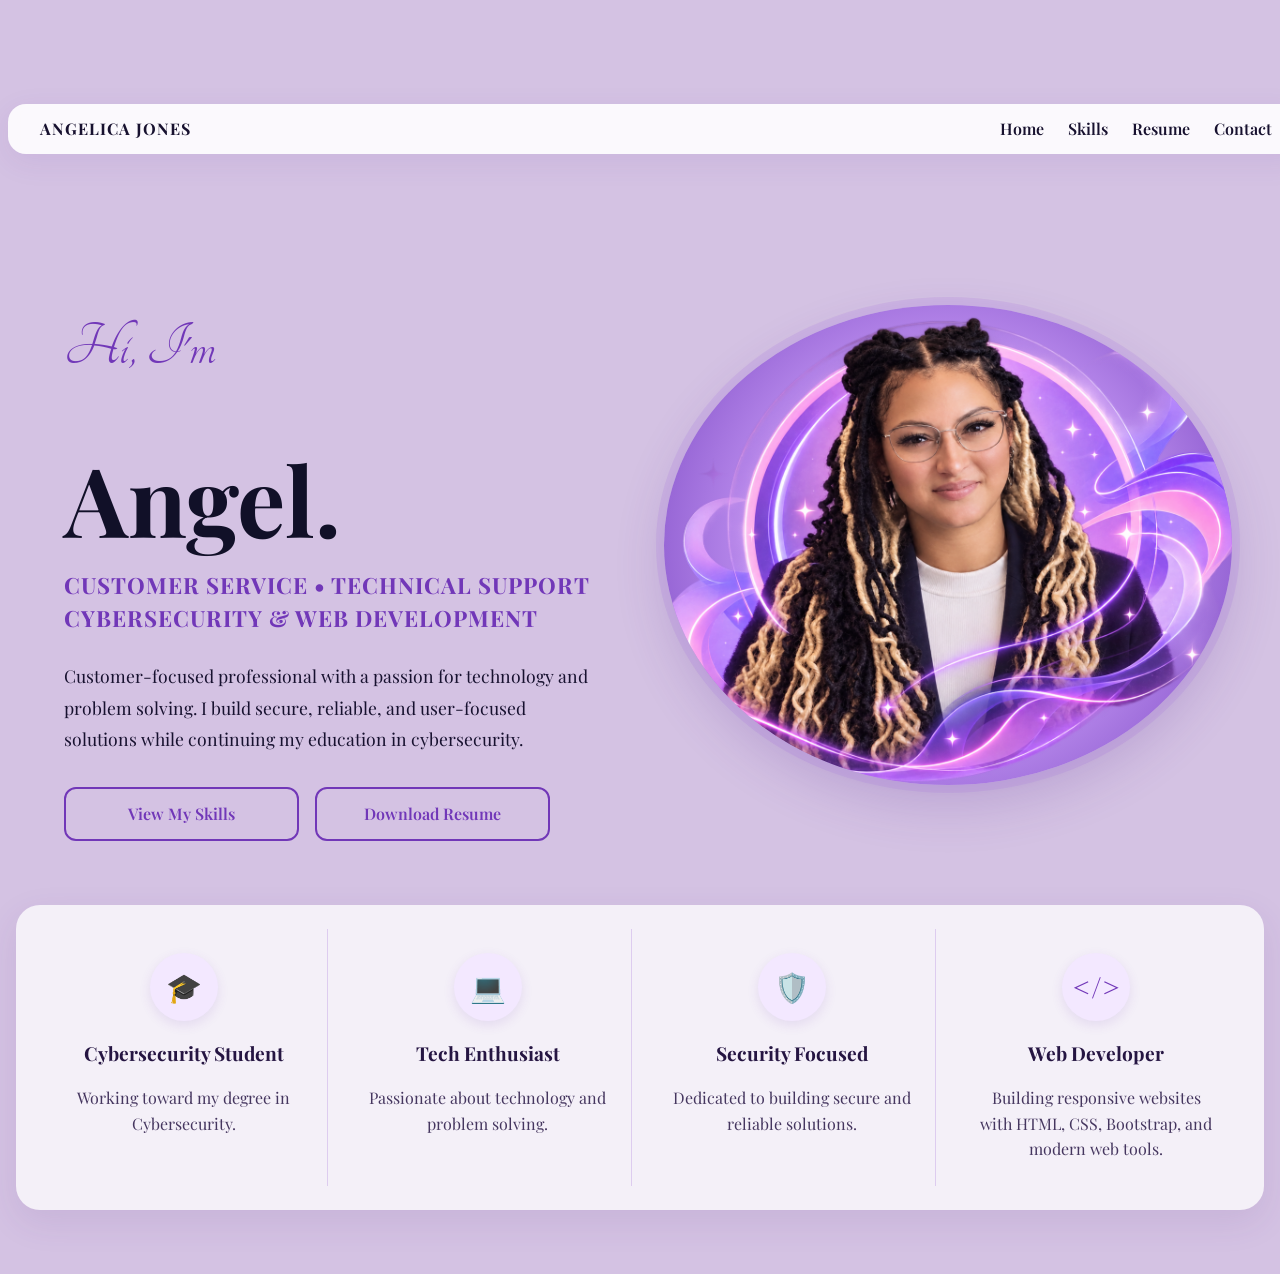
<file: index.html>
<!doctype html>
<html lang="en">
<head>
    <meta charset="utf-8">
    <meta name="viewport" content="width=device-width, initial-scale=1, shrink-to-fit=no">
    <meta name="description" content="">
    <meta name="author" content="">
    <title>ANGEL | Home</title>
    <!--Edited 8/10/2026-->
    
    <!-- Bootstrap Core CSS -- !>
    <link href="https://cdn.jsdelivr.net/npm/bootstrap@5.3.2/dist/css/bootstrap.min.css" rel="stylesheet">
    <link rel="stylesheet" href="https://cdn.jsdelivr.net/npm/bootstrap-icons@1.11.3/font/bootstrap-icons.min.css">

    <! -- Custom styles for this template -->
    <link href="CSS/styles.css" rel="stylesheet">
</head>
<body>
<nav class="navbar navbar-expand-md navbar-dark bg-dark fixed-top">
    <a class="navbar-brand" href="index.html">ANGELICA JONES</a>
<button class="navbar-toggler" type="button"
        data-bs-toggle="collapse"
        data-bs-target="#navbarsExampleDefault"
        aria-controls="navbarsExampleDefault"
        aria-expanded="false"
        aria-label="Toggle navigation">
    <span class="navbar-toggler-icon"></span>
</button>

    <!--Updated main title bar 2026-08-10-->
    <div class="collapse navbar-collapse" id="navbarsExampleDefault">
        
        <ul class="navbar-nav mr-auto">
            <li class="nav-item active">
                <a class="nav-link" href="index.html">Home</a>
            
            <li class="nav-item">
                <a class="nav-link" href="skills.html">Skills</a>
            </li>
        
            <li class="nav-item">
                <a class="nav-link" href="resume.html">Resume</a>
            </li>

            <li class="nav-item">
                <a class="nav-link" href="contact.html">Contact</a>
            </li>
        </ul>
    </div>
</nav>
<main>

    <!-- Main hero introduces me and directs visitors to my skills and resume. -->
    <section class="hero">

        <div class="hero-text">

            <p class="hero-intro">Hi, I'm</p>

            <h1>Angel.</h1>

            <h2>
                Customer Service • Technical Support<br>
                Cybersecurity &amp; Web Development
            </h2>

            <p class="hero-description">
                Customer-focused professional with a passion for technology
                and problem solving. I build secure, reliable, and user-focused
                solutions while continuing my education in cybersecurity.
            </p>

            <div class="hero-buttons">

                <a class="btn btn-primary" href="skills.html">
                    View My Skills
                </a>

                <a class="btn btn-outline-primary" href="resume.html">
                    Download Resume
                </a>

            </div>

        </div>

        <div class="hero-photo">
            <img src="IMAGES/angel-hero.png?v=2"
                 alt="Portrait of Angelica Jones">
        </div>
    </section>
<section class="quick-facts">

    <article class="fact-card">
        <div class="fact-icon">
            <span class="fact-symbol">🎓</span>
        </div>
        <h3>Cybersecurity Student</h3>
        <p>Working toward my degree in Cybersecurity.</p>
    </article>

    <article class="fact-card">
        <div class="fact-icon">
            <span class="fact-symbol">💻</span>
        </div>
        <h3>Tech Enthusiast</h3>
        <p>Passionate about technology and problem solving.</p>
    </article>

    <article class="fact-card">
        <div class="fact-icon">
            <span class="fact-symbol">🛡️</span></i>
        </div>
        <h3>Security Focused</h3>
        <p>Dedicated to building secure and reliable solutions.</p>
    </article>

    <article class="fact-card">
        <div class="fact-icon">
            <span class="fact-symbol">&lt;/&gt;</span>
        </div>  
        <h3>Web Developer</h3>
        <p>Building responsive websites with HTML, CSS, Bootstrap, and modern web tools.</p>
    </article>

</section>
</main>
<script src="https://cdn.jsdelivr.net/npm/bootstrap@5.3.2/dist/js/bootstrap.bundle.min.js"></script>
</body>
</html>
</file>
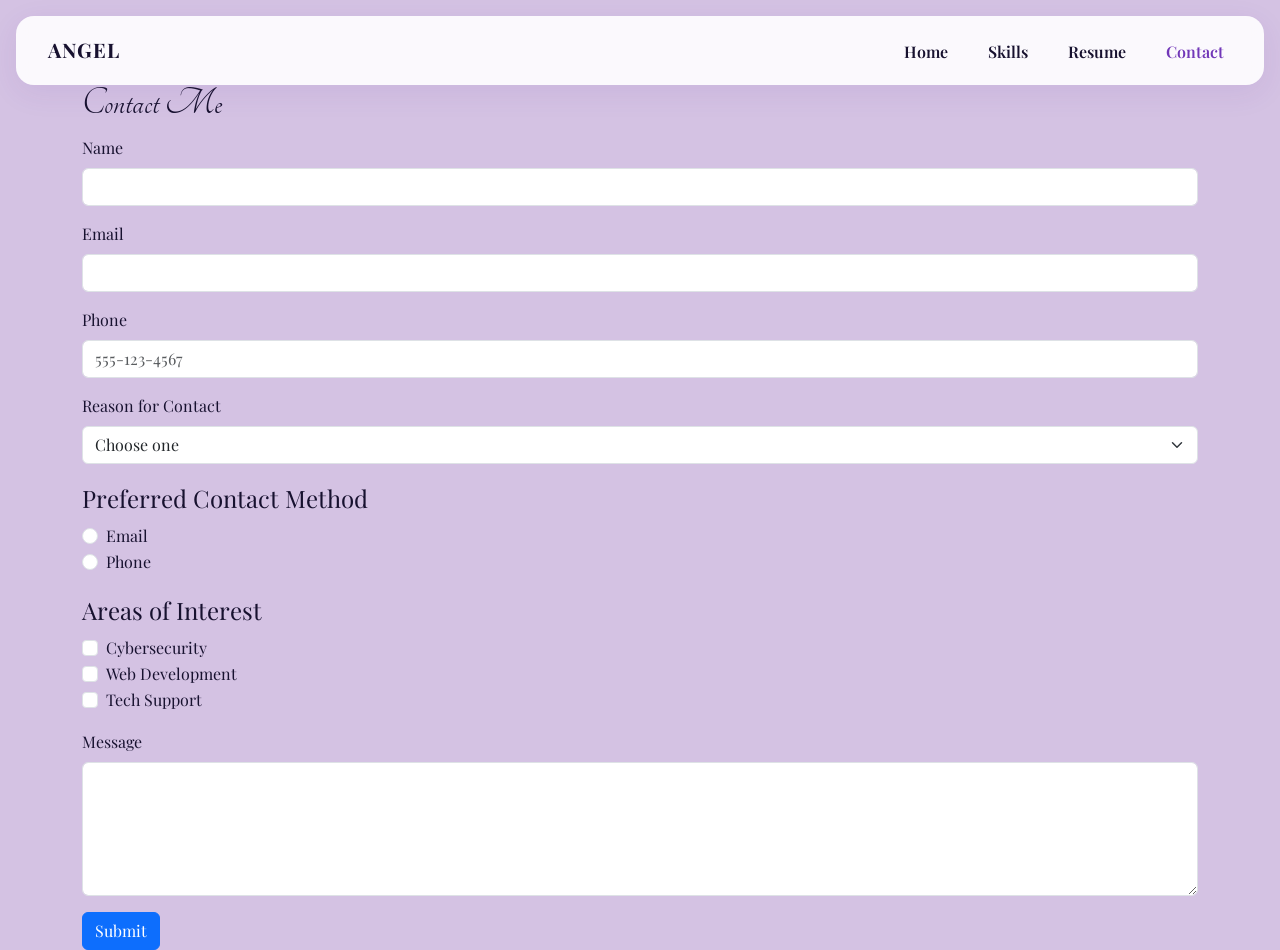
<file: contact.html>
<!DOCTYPE html>
<html lang="en-us">

<head>
    <meta charset="utf-8">
    <meta name="viewport" content="width=device-width">

    <title>Angel | Contact</title>

    <link rel="icon" href="images/favicon.ico">

    <link rel="preconnect" href="https://fonts.googleapis.com">
    <link rel="preconnect" href="https://fonts.gstatic.com" crossorigin>

    <link href="https://fonts.googleapis.com/css2?family=Lora:wght@500&family=Open+Sans:wght@300&display=swap"
        rel="stylesheet">

    <link href="https://cdn.jsdelivr.net/npm/bootstrap@5.3.2/dist/css/bootstrap.min.css" rel="stylesheet">
    <link href="CSS/styles.css" rel="stylesheet">
</head>

<body>

    <nav class="navbar navbar-expand-md fixed-top">

    <a class="navbar-brand" href="index.html">ANGEL</a>

    <button class="navbar-toggler" type="button"
        data-bs-toggle="collapse"
        data-bs-target="#navbarsExampleDefault"
        aria-controls="navbarsExampleDefault"
        aria-expanded="false"
        aria-label="Toggle navigation">

        <span class="navbar-toggler-icon"></span>
    </button>

    <div class="collapse navbar-collapse" id="navbarsExampleDefault">

        <ul class="navbar-nav mr-auto">

            <li class="nav-item">
                <a class="nav-link" href="index.html">Home</a>
            </li>

            <li class="nav-item">
                <a class="nav-link" href="skills.html">Skills</a>
            </li>

            <li class="nav-item">
                <a class="nav-link" href="resume.html">Resume</a>
            </li>

            <li class="nav-item">
                <a class="nav-link active" href="contact.html">Contact</a>
            </li>

        </ul>

    </div>

</nav>

    <main class="container">

        <h1>Contact Me</h1>

        <!--
        This contact form uses Bootstrap form controls for a clean,
        responsive layout. The form includes text, email, phone,
        dropdown, radio button, checkbox, and message fields.
        -->

        <form class="contact-form">

            <div class="mb-3">
                <label for="name" class="form-label">Name</label>

                <input type="text"
                    class="form-control"
                    id="name"
                    name="name"
                    required>
            </div>

            <div class="mb-3">
                <label for="email" class="form-label">Email</label>

                <input type="email"
                    class="form-control"
                    id="email"
                    name="email"
                    required>
            </div>

            <div class="mb-3">
                <label for="phone" class="form-label">Phone</label>

                <input type="tel"
                    class="form-control"
                    id="phone"
                    name="phone"
                    pattern="[0-9]{3}-[0-9]{3}-[0-9]{4}"
                    placeholder="555-123-4567"
                    required>
            </div>

            <div class="mb-3">
                <label for="reason" class="form-label">Reason for Contact</label>

                <select class="form-select"
                    id="reason"
                    name="reason"
                    required>

                    <option value="">Choose one</option>
                    <option value="cybersecurity">Cybersecurity</option>
                    <option value="web-development">Web Development</option>
                    <option value="tech-support">Tech Support</option>
                    <option value="other">Other</option>

                </select>
            </div>

            <fieldset class="mb-3">

                <legend class="form-label">Preferred Contact Method</legend>

                <div class="form-check">

                    <input class="form-check-input"
                        type="radio"
                        name="contact-method"
                        id="contact-email"
                        value="email"
                        required>

                    <label class="form-check-label" for="contact-email">
                        Email
                    </label>

                </div>

                <div class="form-check">

                    <input class="form-check-input"
                        type="radio"
                        name="contact-method"
                        id="contact-phone"
                        value="phone">

                    <label class="form-check-label" for="contact-phone">
                        Phone
                    </label>

                </div>

            </fieldset>

            <fieldset class="mb-3">

                <legend class="form-label">Areas of Interest</legend>

                <div class="form-check">

                    <input class="form-check-input"
                        type="checkbox"
                        id="interest-cybersecurity"
                        name="interests"
                        value="cybersecurity">

                    <label class="form-check-label" for="interest-cybersecurity">
                        Cybersecurity
                    </label>

                </div>

                <div class="form-check">

                    <input class="form-check-input"
                        type="checkbox"
                        id="interest-web"
                        name="interests"
                        value="web-development">

                    <label class="form-check-label" for="interest-web">
                        Web Development
                    </label>

                </div>

                <div class="form-check">

                    <input class="form-check-input"
                        type="checkbox"
                        id="interest-support"
                        name="interests"
                        value="tech-support">

                    <label class="form-check-label" for="interest-support">
                        Tech Support
                    </label>

                </div>

            </fieldset>

            <div class="mb-3">

                <label for="message" class="form-label">Message</label>

                <textarea class="form-control"
                    id="message"
                    name="message"
                    rows="5"
                    required></textarea>

            </div>

            <button type="submit" class="btn btn-primary">
                Submit
            </button>

        </form>

    </main>

    <script src="https://cdn.jsdelivr.net/npm/bootstrap@5.3.2/dist/js/bootstrap.bundle.min.js"></script>

</body>

</html>
</file>
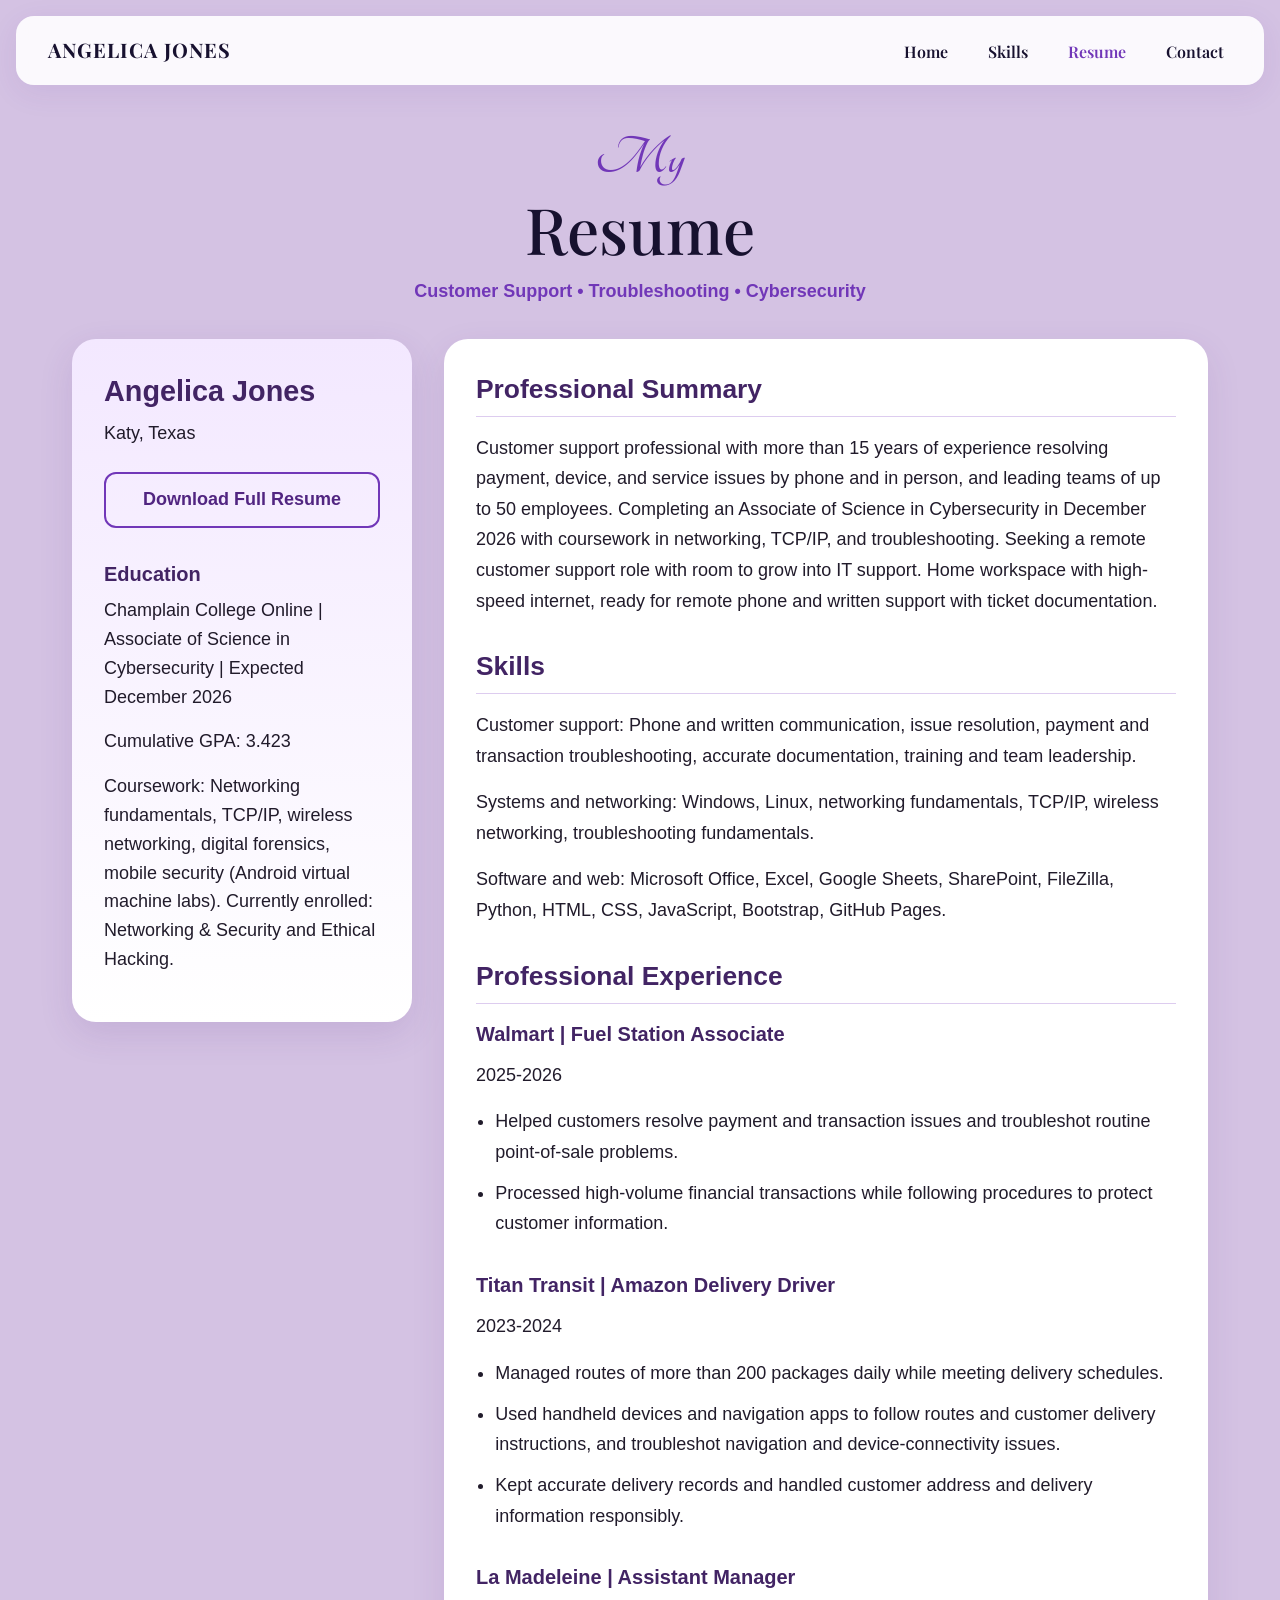
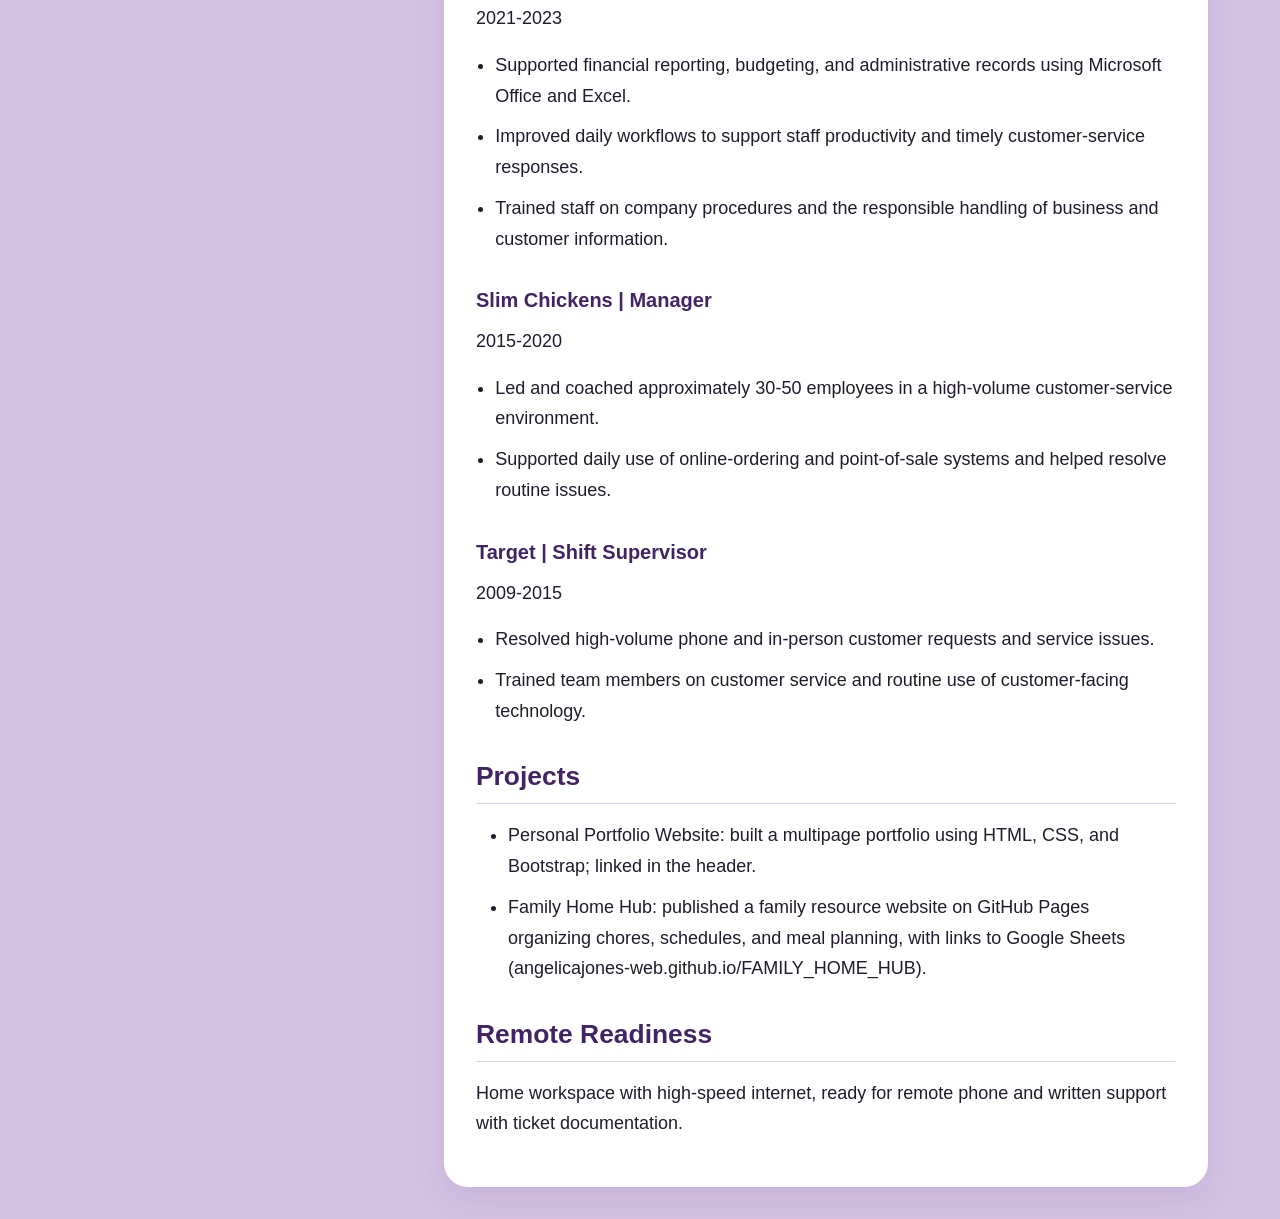
<file: resume.html>
<!doctype html>
<html lang="en">
<head>
<meta charset="utf-8">
<meta name="viewport" content="width=device-width, initial-scale=1, shrink-to-fit=no">
<meta name="description" content="Angelica Jones resume and professional portfolio">
<meta name="author" content="Angelica Jones">
<title>ANGELICA JONES | Resume</title>
<link href="https://cdn.jsdelivr.net/npm/bootstrap@5.3.2/dist/css/bootstrap.min.css" rel="stylesheet">
<link rel="stylesheet" href="https://cdn.jsdelivr.net/npm/bootstrap-icons@1.13.1/font/bootstrap-icons.min.css">
<link href="CSS/styles.css" rel="stylesheet">
</head>
<body>

<nav class="navbar navbar-expand-md fixed-top">
<a class="navbar-brand" href="index.html">ANGELICA JONES</a>
<button class="navbar-toggler" type="button" data-bs-toggle="collapse" data-bs-target="#navbarsExampleDefault" aria-controls="navbarsExampleDefault" aria-expanded="false" aria-label="Toggle navigation">
<span class="navbar-toggler-icon"></span>
</button>
<div class="collapse navbar-collapse" id="navbarsExampleDefault">
<ul class="navbar-nav mr-auto">
<li class="nav-item"><a class="nav-link" href="index.html">Home</a></li>
<li class="nav-item"><a class="nav-link" href="skills.html">Skills</a></li>
<li class="nav-item"><a class="nav-link active" href="resume.html">Resume</a></li>
<li class="nav-item"><a class="nav-link" href="contact.html">Contact</a></li>
</ul>
</div>
</nav>

<main class="resume-page">
<section class="resume-heading">
<p class="resume-script">My</p>
<h1>Resume</h1>
<p>Customer Support • Troubleshooting • Cybersecurity</p>
</section>

<section class="resume-layout">
<aside class="resume-sidebar">
<h2>Angelica Jones</h2>
<p>Katy, Texas</p>

<a class="resume-download btn" href="Angelica_Jones_Resume_Customer_Support.pdf" download>Download Full Resume</a>

<div class="resume-education"><h3>Education</h3><p>Champlain College Online | Associate of Science in Cybersecurity | Expected December 2026</p><p>Cumulative GPA: 3.423</p><p>Coursework: Networking fundamentals, TCP/IP, wireless networking, digital forensics, mobile security (Android virtual machine labs). Currently enrolled: Networking &amp; Security and Ethical Hacking.</p></div>
</aside>

<div class="resume-content">
<section class="resume-section"><h2>Professional Summary</h2><p>Customer support professional with more than 15 years of experience resolving payment, device, and service issues by phone and in person, and leading teams of up to 50 employees. Completing an Associate of Science in Cybersecurity in December 2026 with coursework in networking, TCP/IP, and troubleshooting. Seeking a remote customer support role with room to grow into IT support. Home workspace with high-speed internet, ready for remote phone and written support with ticket documentation.</p></section>
<section class="resume-section"><h2>Skills</h2><p>Customer support: Phone and written communication, issue resolution, payment and transaction troubleshooting, accurate documentation, training and team leadership.</p><p>Systems and networking: Windows, Linux, networking fundamentals, TCP/IP, wireless networking, troubleshooting fundamentals.</p><p>Software and web: Microsoft Office, Excel, Google Sheets, SharePoint, FileZilla, Python, HTML, CSS, JavaScript, Bootstrap, GitHub Pages.</p></section>
<section class="resume-section"><h2>Professional Experience</h2><article class="resume-job"><h3>Walmart | Fuel Station Associate</h3><p>2025-2026</p><ul><li>Helped customers resolve payment and transaction issues and troubleshot routine point-of-sale problems.</li><li>Processed high-volume financial transactions while following procedures to protect customer information.</li></ul></article>
<article class="resume-job"><h3>Titan Transit | Amazon Delivery Driver</h3><p>2023-2024</p><ul><li>Managed routes of more than 200 packages daily while meeting delivery schedules.</li><li>Used handheld devices and navigation apps to follow routes and customer delivery instructions, and troubleshot navigation and device-connectivity issues.</li><li>Kept accurate delivery records and handled customer address and delivery information responsibly.</li></ul></article>
<article class="resume-job"><h3>La Madeleine | Assistant Manager</h3><p>2021-2023</p><ul><li>Supported financial reporting, budgeting, and administrative records using Microsoft Office and Excel.</li><li>Improved daily workflows to support staff productivity and timely customer-service responses.</li><li>Trained staff on company procedures and the responsible handling of business and customer information.</li></ul></article>
<article class="resume-job"><h3>Slim Chickens | Manager</h3><p>2015-2020</p><ul><li>Led and coached approximately 30-50 employees in a high-volume customer-service environment.</li><li>Supported daily use of online-ordering and point-of-sale systems and helped resolve routine issues.</li></ul></article>
<article class="resume-job"><h3>Target | Shift Supervisor</h3><p>2009-2015</p><ul><li>Resolved high-volume phone and in-person customer requests and service issues.</li><li>Trained team members on customer service and routine use of customer-facing technology.</li></ul></article></section>
<section class="resume-section"><h2>Projects</h2><ul><li>Personal Portfolio Website: built a multipage portfolio using HTML, CSS, and Bootstrap; linked in the header.</li><li>Family Home Hub: published a family resource website on GitHub Pages organizing chores, schedules, and meal planning, with links to Google Sheets (angelicajones-web.github.io/FAMILY_HOME_HUB).</li></ul></section>
<section class="resume-section"><h2>Remote Readiness</h2><p>Home workspace with high-speed internet, ready for remote phone and written support with ticket documentation.</p></section>
</div>
</section>
</main>

<script src="https://cdn.jsdelivr.net/npm/bootstrap@5.3.2/dist/js/bootstrap.bundle.min.js"></script>
</body>
</html>
</file>
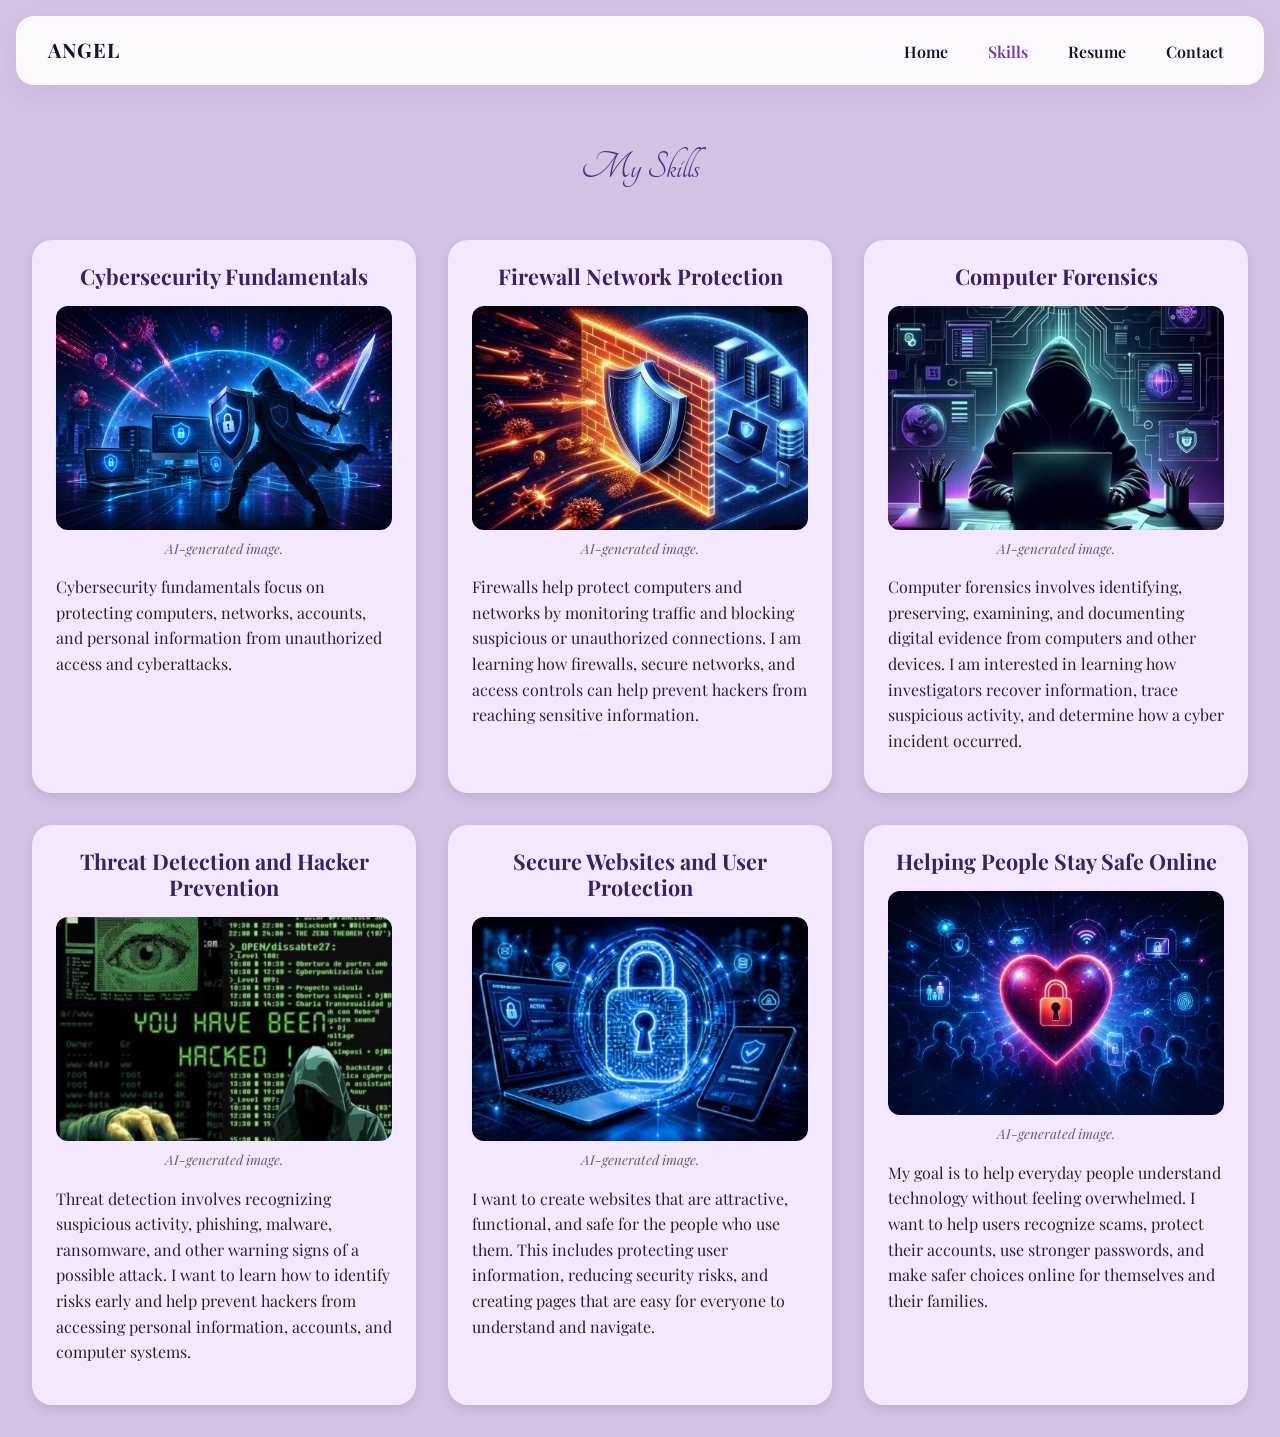
<file: skills.html>
<!doctype html>
<html lang="en">
<head>
    <meta charset="utf-8">
    <meta name="viewport" content="width=device-width, initial-scale=1, shrink-to-fit=no">
    <meta name="description" content="">
    <meta name="author" content="">
    <title>Angel | Skills</title>
   <link href="https://cdn.jsdelivr.net/npm/bootstrap@5.3.2/dist/css/bootstrap.min.css" rel="stylesheet">
    <link href="CSS/styles.css" rel="stylesheet">
</head>
<body>
<nav class="navbar navbar-expand-md fixed-top">

    <a class="navbar-brand" href="index.html">ANGEL</a>

    <button class="navbar-toggler" type="button"
        data-bs-toggle="collapse"
        data-bs-target="#navbarsExampleDefault"
        aria-controls="navbarsExampleDefault"
        aria-expanded="false"
        aria-label="Toggle navigation">

        <span class="navbar-toggler-icon"></span>
    </button>

    <div class="collapse navbar-collapse" id="navbarsExampleDefault">

        <ul class="navbar-nav mr-auto">

            <li class="nav-item">
                <a class="nav-link" href="index.html">Home</a>
            </li>

            <li class="nav-item">
                <a class="nav-link active" href="skills.html">Skills</a>
            </li>

            <li class="nav-item">
                <a class="nav-link" href="resume.html">Resume</a>
            </li>

            <li class="nav-item">
                <a class="nav-link" href="contact.html">Contact</a>
            </li>

        </ul>

    </div>

</nav>

<main >
    
    <!--
        This section contains six skill cards.
        CSS Grid is used to display the cards in three columns on larger screens.
        At 1000px the layout changes to two columns, and at 600px the cards stack
        into one column for smaller screens.
    -->
    <section class="skills">
        <h1>My Skills</h1>
        

        <article class="service_card">
            <h2>Cybersecurity Fundamentals</h2>
            <figure>
               <img src="IMAGES/defender.jpg"
                    alt="cyberattack defender with a shield" 
                    class="phpally-ignore">

                <figcaption>AI-generated image.</figcaption>
            </figure>

            <p>
                Cybersecurity fundamentals focus on protecting computers, networks,
                accounts, and personal information from unauthorized access and cyberattacks.
            </p>
        </article>


        <article class="service_card">
            <h2>Firewall  Network Protection</h2>
            <figure>
                <img src="IMAGES/firewall.JPG"
                     alt="Firewall blocking cyber threats from reaching a protected network"
                     class="phpally-ignore">

                <figcaption>AI-generated image.</figcaption>
            </figure>

            <p>
                Firewalls help protect computers and networks by monitoring traffic and
                blocking suspicious or unauthorized connections. I am learning how
                firewalls, secure networks, and access controls can help prevent hackers
                from reaching sensitive information.
            </p>
        </article>
    

        <article class="service_card">
            <h2>Computer Forensics</h2>

            <figure>
                <img src="IMAGES/forensics.JPG"
                     alt="Computer forensic investigation with digital evidence"
                     class="phpally-ignore">

                <figcaption>AI-generated image.</figcaption>
            </figure>

             <p>
                Computer forensics involves identifying, preserving, examining, and
                documenting digital evidence from computers and other devices. I am
                interested in learning how investigators recover information, trace
                suspicious activity, and determine how a cyber incident occurred.
            </p>
        </article>
        

        <article class="service_card">
           <h2>Threat Detection and Hacker Prevention</h2>

            <figure>
                <img src="IMAGES/hacker.JPG"
                     alt="Hacker warning screen showing a cyberattack"
                     class="phpally-ignore">

                <figcaption>AI-generated image.</figcaption>
            </figure>

            <p>
                Threat detection involves recognizing suspicious activity, phishing,
                malware, ransomware, and other warning signs of a possible attack.
                I want to learn how to identify risks early and help prevent hackers
                from accessing personal information, accounts, and computer systems.
            </p>
        </article>


        <article class="service_card">
            <h2>Secure Websites and User Protection</h2>

            <figure>
                <img src="IMAGES/blue_lock.JPG"
                     alt="Digital devices and online connections protected by security locks"
                     class="phpally-ignore">

                <figcaption>AI-generated image.</figcaption>
            </figure>

            <p>
                I want to create websites that are attractive, functional, and safe for
                the people who use them. This includes protecting user information,
                reducing security risks, and creating pages that are easy for everyone
                to understand and navigate.
            </p>
        </article>

        <article class="service_card">
            <h2>Helping People Stay Safe Online</h2>

            <figure>
                <img src="IMAGES/HEART_LOCK.JPG"
                     alt="Heart surrounded by digital security and privacy symbols"
                     class="phpally-ignore">

                 <figcaption>AI-generated image.</figcaption>
            </figure>

            <p>
                My goal is to help everyday people understand technology without feeling
                overwhelmed. I want to help users recognize scams, protect their accounts,
                use stronger passwords, and make safer choices online for themselves and
                their families.
            </p>
        </article>


    </section>
</main><!-- /.container -->

<!-- Bootstrap core JavaScript
================================================== -->
<!-- Placed at the end of the document so the pages load faster -->
<script src="https://code.jquery.com/jquery-3.2.1.slim.min.js" integrity="sha384-KJ3o2DKtIkvYIK3UENzmM7KCkRr/rE9/Qpg6aAZGJwFDMVNA/GpGFF93hXpG5KkN" crossorigin="anonymous"></script>
<script src="https://cdn.jsdelivr.net/npm/popper.js@1.12.9/dist/umd/popper.min.js" integrity="sha384-ApNbgh9B+Y1QKtv3Rn7W3mgPxhU9K/ScQsAP7hUibX39j7fakFPskvXusvfa0b4Q" crossorigin="anonymous"></script>
<script src="https://cdn.jsdelivr.net/npm/bootstrap@4.0.0/dist/js/bootstrap.min.js" integrity="sha384-JZR6Spejh4U02d8jOt6vLEHfe/JQGiRRSQQxSfFWpi1MquVdAyjUar5+76PVCmYl" crossorigin="anonymous"></script>
</body>
</html>
</file>
<file: CSS/styles.css>
@import url('https://fonts.googleapis.com/css2?family=Playfair+Display:ital,wght@0,400..900;1,400..900&family=Tangerine:wght@400;700&display=swap');


body {
        padding-top: 5rem;
        font-family: "Playfair Display", serif;
}


.starter-template {
        padding: 3rem 1.5rem;
}


h1, h2, h3, h4, h5, h6 {
    font-family: "Tangerine", cursive;
}


/* Skills page layout */
.skills {
    display: grid;
    grid-template-columns: repeat(3, 1fr);
    gap: 2rem;
    padding: 2rem;
}

/* Main page heading */
.skills h1 {
    grid-column: 1 / -1;
    text-align: center;
    margin-top: 2rem;
    margin-bottom: 1rem;
    color: #4b2e83;
}

/* Individual skill cards */
.service_card {
    background-color: #f3e8ff;
    color: #2d1b3d;
    border-radius: 20px;
    padding: 1.5rem;
    box-shadow: 0 4px 12px rgba(75, 46, 131, 0.15);
}

/* Card titles */
.service_card h2 {
    font-family: "Playfair Display", serif;
    font-size: 1.35rem;
    font-weight: 700;
    text-align: center;
    color: #3b2066;
    margin-bottom: 1rem;
}

/* Figure spacing */
.service_card figure {
    margin: 0;
}

/* Images */
.service_card img {
    max-width: 100%;
    width: 100%;
    height: auto;
    display: block;
    border-radius: 12px;
}

/* Image citations */
.service_card figcaption {
    text-align: center;
    font-size: 0.85rem;
    color: #6b5a7a;
    margin-top: 0.5rem;
    margin-bottom: 1rem;
    font-style: italic;
}

/* Paragraph text */
.service_card p {
    line-height: 1.6;
}

/* Breakpoint 1 */
@media (max-width: 1000px) {
    .skills {
        grid-template-columns: repeat(2, 1fr);
        gap: 1.5rem;
    }

    .service_card {
        padding: 1.25rem;
        border-radius: 16px;
    }

    .service_card h2 {
        font-size: 1.4rem;
    }
}

/* Breakpoint 2 */
@media (max-width: 600px) {
    .skills {
        grid-template-columns: 1fr;
        padding: 1rem;
    }

    .service_card {
        padding: 1rem;
        border-radius: 12px;
    }

    .service_card h2 {
        font-size: 1.2rem;
    }

    .service_card p {
        font-size: 0.95rem;
    }
}
/* =========================
   HOME PAGE
   ========================= */

/* Soft purple and pink page background */
body {
    background: #d4c2e3 !important;
    color: #17112f;
}

/* Main homepage hero */
.hero {
    max-width: 1200px;
    margin: 2rem auto 0;
    padding: 3rem 2.5rem;
    display: grid;
    grid-template-columns: 1fr 1fr;
    align-items: center;
    gap: 3rem;
}

/* Left side hero text */
.hero-text {
    padding: 1rem;
}

.hero-intro {
    font-family: "Tangerine", cursive;
    font-size: 4rem;
    color: #7137b8;
    margin-bottom: -0.5rem;
}

.hero h1 {
    font-family: "Playfair Display", serif;
    font-size: 6rem;
    font-weight: 700;
    line-height: 0.95;
    color: #111028;
    margin-bottom: 1.5rem;
}

.hero h2 {
    font-family: "Playfair Display", serif;
    font-size: 1.4rem;
    font-weight: 700;
    line-height: 1.5;
    color: #7137b8;
    text-transform: uppercase;
    letter-spacing: 1px;
}

.hero-description {
    max-width: 560px;
    margin-top: 1.5rem;
    font-size: 1.1rem;
    line-height: 1.8;
}

/* Homepage buttons */
/* Homepage buttons */
.hero-buttons {
    display: flex;
    gap: 1rem;
    flex-wrap: wrap;
    margin-top: 2rem;
}

.hero-buttons .btn {
    display: inline-block;
    min-width: 180px;
    padding: 0.9rem 1.6rem;
    border: 2px solid #7137b8;
    border-radius: 12px;
    font-weight: 600;
    text-align: center;
    text-decoration: none;
    transition: 0.3s ease;
}

.hero-buttons .btn-primary,
.hero-buttons .btn-outline-primary {
    background-color: transparent;
    color: #7137b8;
    border: 2px solid #7137b8;
}
.hero-buttons .btn-primary:hover,
.hero-buttons .btn-outline-primary:hover {
    background-color: #7137b8;
    border-color: #7137b8;
    color: white;
    transform: translateY(-2px);
}


/* Profile photo area */
.hero-photo {
    min-height: 480px;
    border-radius: 50%;
    background:
        radial-gradient(circle, #f4b9ff 0%, #c597f5 45%, #7643bf 100%);
    box-shadow:
        0 0 0 8px rgba(154, 94, 220, 0.15),
        0 20px 50px rgba(92, 43, 150, 0.2);
}
.hero-photo img {
    width: 100%;
    height: 100%;
    min-height: 480px;
    object-fit: cover;
    object-position: center;
    border-radius: 50%;
    display: block;
}

/* Four information cards */
.quick-facts {
    max-width: 1200px;
    margin: 0 auto 4rem;
    padding: 1.5rem;
    display: grid;
    grid-template-columns: repeat(4, 1fr);
    gap: 1rem;
    background-color: rgba(255, 255, 255, 0.75);
    border-radius: 24px;
    box-shadow: 0 12px 35px rgba(86, 45, 130, 0.1);
}

.fact-card {
    padding: 1.5rem;
    text-align: center;
    border-right: 1px solid #ddccef;
}
.fact-icon {
    width: 68px;
    height: 68px;
    margin: 0 auto 1rem;
    border-radius: 50%;
    background-color: #f3e8ff;
    display: flex;
    align-items: center;
    justify-content: center;
    color: #7137b8;
    font-size: 1.8rem;
    box-shadow: 0 4px 12px rgba(113, 55, 184, 0.12);
}
.fact-symbol {
    font-size: 1.8rem;
    line-height: 1;
}
.fact-card:last-child {
    border-right: none;
}

.fact-card h3 {
    font-family: "Playfair Display", serif;
    font-size: 1.2rem;
    font-weight: 700;
    color: #251542;
}

.fact-card p {
    margin-bottom: 0;
    line-height: 1.6;
    color: #45365f;
}

/* Homepage tablet layout */
@media (max-width: 1000px) {

    .hero {
        grid-template-columns: 1fr;
        text-align: center;
    }

    .hero-description {
        margin-left: auto;
        margin-right: auto;
    }

    .hero-buttons {
        justify-content: center;
    }

    .hero-photo {
        width: 70%;
        min-height: 420px;
        margin: 0 auto;
    }

    .quick-facts {
        grid-template-columns: repeat(2, 1fr);
    }

    .fact-card {
        border-right: none;
    }
}

/* Homepage phone layout */
@media (max-width: 600px) {

    .hero {
        padding: 2rem 1rem;
    }

    .hero-intro {
        font-size: 3rem;
    }

    .hero h1 {
        font-size: 4.5rem;
    }

    .hero h2 {
        font-size: 1rem;
    }

    .hero-photo {
        width: 90%;
        min-height: 320px;
    }

    .quick-facts {
        grid-template-columns: 1fr;
        margin: 1rem;
    }
}
/* =========================
   MAIN NAVIGATION
   ========================= */

.navbar {
    max-width: 1400px;
    width: calc(100% - 2rem);
    margin: 1rem auto;
    padding: 0.9rem 2rem;
    border-radius: 18px;
    background: rgba(255, 255, 255, 0.9) !important;
    box-shadow: 0 8px 30px rgba(92, 43, 150, 0.08);
    backdrop-filter: blur(10px);
}

.navbar-brand {
    color: #17112f !important;
    font-weight: 700;
    letter-spacing: 1px;
    text-decoration: none !important;
}

.navbar .nav-link {
    color: #17112f !important;
    font-weight: 600;
    margin-left: 1.5rem;
    padding-bottom: 0.35rem;
    text-decoration: none !important;
}

.navbar .nav-link:hover,
.navbar .nav-link.active {
    color: #7137b8 !important;
    text-decoration: none !important;
    border-bottom: none;
}
/* Keep desktop navigation horizontal */
.navbar {
    display: flex;
    align-items: center;
    justify-content: space-between;
    flex-wrap: wrap;
}

.navbar-collapse {
    display: flex;
    justify-content: flex-end;
    flex-grow: 1;
}

.navbar-nav {
    display: flex;
    flex-direction: row;
    align-items: center;
    list-style: none;
    margin: 0;
    padding: 0;
}

.navbar-nav .nav-item {
    list-style: none;
}

.navbar-toggler {
    display: none;
}

/* Mobile navigation */
@media (max-width: 767px) {

    .navbar {
        align-items: center;
    }

    .navbar-toggler {
        display: block;
        margin-left: auto;
    }

    .navbar-collapse {
        display: none;
        width: 100%;
    }

    .navbar-collapse.show {
        display: block;
    }

    .navbar-nav {
        flex-direction: column;
        align-items: flex-start;
        width: 100%;
        margin-top: 1rem;
    }

    .navbar .nav-link {
        margin-left: 0;
        padding: 0.5rem 0;
    }
}
/* =========================
   RESUME PAGE
   ========================= */

.resume-page {
    max-width: 1200px;
    margin: 0 auto;
    padding: 2rem;
}

/* Resume page heading */
.resume-heading {
    text-align: center;
    margin-bottom: 2rem;
}

.resume-script {
    font-family: "Tangerine", cursive;
    font-size: 3.5rem;
    color: #7137b8;
    margin-bottom: -1rem;
}

.resume-heading h1 {
    font-family: "Playfair Display", serif;
    font-size: 4rem;
    color: #17112f;
    margin-bottom: 0.5rem;
}

.resume-heading p {
    color: #7137b8;
    font-weight: 600;
}

/* Main resume layout */
.resume-layout {
    display: grid;
    grid-template-columns: 300px 1fr;
    gap: 2rem;
    align-items: start;
}

/* Left resume card */
.resume-sidebar {
    background: linear-gradient(180deg, #f3e8ff, #ffffff);
    border-radius: 24px;
    padding: 2rem;
    box-shadow: 0 12px 35px rgba(86, 45, 130, 0.12);
}

.resume-sidebar h2 {
    font-family: "Playfair Display", serif;
    font-size: 1.8rem;
    color: #251542;
    margin-bottom: 0.5rem;
}

.resume-sidebar h3 {
    font-family: "Playfair Display", serif;
    font-size: 1.2rem;
    color: #7137b8;
    margin-top: 2rem;
}

.resume-sidebar p {
    line-height: 1.6;
}

/* Resume download button */
.resume-download {
    display: block;
    width: 100%;
    margin: 1.5rem 0;
    padding: 0.8rem 1rem;
    border: 2px solid #7137b8;
    border-radius: 12px;
    color: #7137b8;
    text-align: center;
    text-decoration: none;
    font-weight: 600;
    background-color: transparent;
    transition: 0.3s ease;
}

.resume-download:hover {
    background-color: #7137b8;
    color: white;
    transform: translateY(-2px);
}

/* Right resume content */
.resume-content {
    background-color: rgba(255, 255, 255, 0.8);
    border-radius: 24px;
    padding: 2rem;
    box-shadow: 0 12px 35px rgba(86, 45, 130, 0.1);
}

.resume-section {
    margin-bottom: 2rem;
}

.resume-section:last-child {
    margin-bottom: 0;
}

.resume-section h2 {
    font-family: "Playfair Display", serif;
    font-size: 1.6rem;
    color: #7137b8;
    border-bottom: 1px solid #ddccef;
    padding-bottom: 0.5rem;
    margin-bottom: 1rem;
}

.resume-section p {
    line-height: 1.7;
}
.resume-content p,
.resume-content li {
    font-weight: 500;
}
/* Core skills columns */
.resume-skills {
    display: grid;
    grid-template-columns: repeat(2, 1fr);
    gap: 2rem;
}

.resume-skills ul {
    margin: 0;
    padding-left: 1.2rem;
}

.resume-skills li {
    margin-bottom: 0.5rem;
}

/* Job history */
.resume-job {
    margin-bottom: 2rem;
}

.resume-job h3 {
    font-family: "Playfair Display", serif;
    font-size: 1.2rem;
    color: #251542;
    margin-bottom: 0.75rem;
}

.resume-job ul {
    padding-left: 1.2rem;
}

.resume-job li {
    margin-bottom: 0.5rem;
    line-height: 1.5;
}

/* Resume tablet layout */
@media (max-width: 1000px) {

    .resume-layout {
        grid-template-columns: 1fr;
    }

    .resume-sidebar {
        max-width: 600px;
        width: 100%;
        margin: 0 auto;
    }
}

/* Resume phone layout */
@media (max-width: 600px) {

    .resume-page {
        padding: 1rem;
    }

    .resume-heading h1 {
        font-size: 3rem;
    }

    .resume-script {
        font-size: 2.8rem;
    }

    .resume-content,
    .resume-sidebar {
        padding: 1.5rem;
    }

    .resume-skills {
        grid-template-columns: 1fr;
        gap: 0;
    }
}

/* Readable resume text; preserve decorative page title. */
.resume-page {
    font-family: Arial, Helvetica, sans-serif;
    font-size: 1.125rem;
    line-height: 1.7;
    color: #211b2b;
}
.resume-layout { grid-template-columns: minmax(280px, 340px) minmax(0, 1fr); }
.resume-layout > * { min-width: 0; overflow-wrap: anywhere; }
.resume-content { background-color: #fff; }
.resume-layout h2, .resume-layout h3 {
    font-family: Arial, Helvetica, sans-serif;
    font-weight: 700;
    line-height: 1.4;
    color: #422464;
}
.resume-section h2 { font-size: 1.65rem; }
.resume-layout h3 { font-size: 1.25rem; }
.resume-page li { line-height: 1.7; margin-bottom: 0.65rem; }
.resume-download { font-size: 1.125rem; color: #512581; }
.resume-download:focus-visible { outline: 3px solid #512581; outline-offset: 4px; }
@media (max-width: 1000px) {
    .resume-layout { grid-template-columns: minmax(0, 1fr); }
}
</file>
